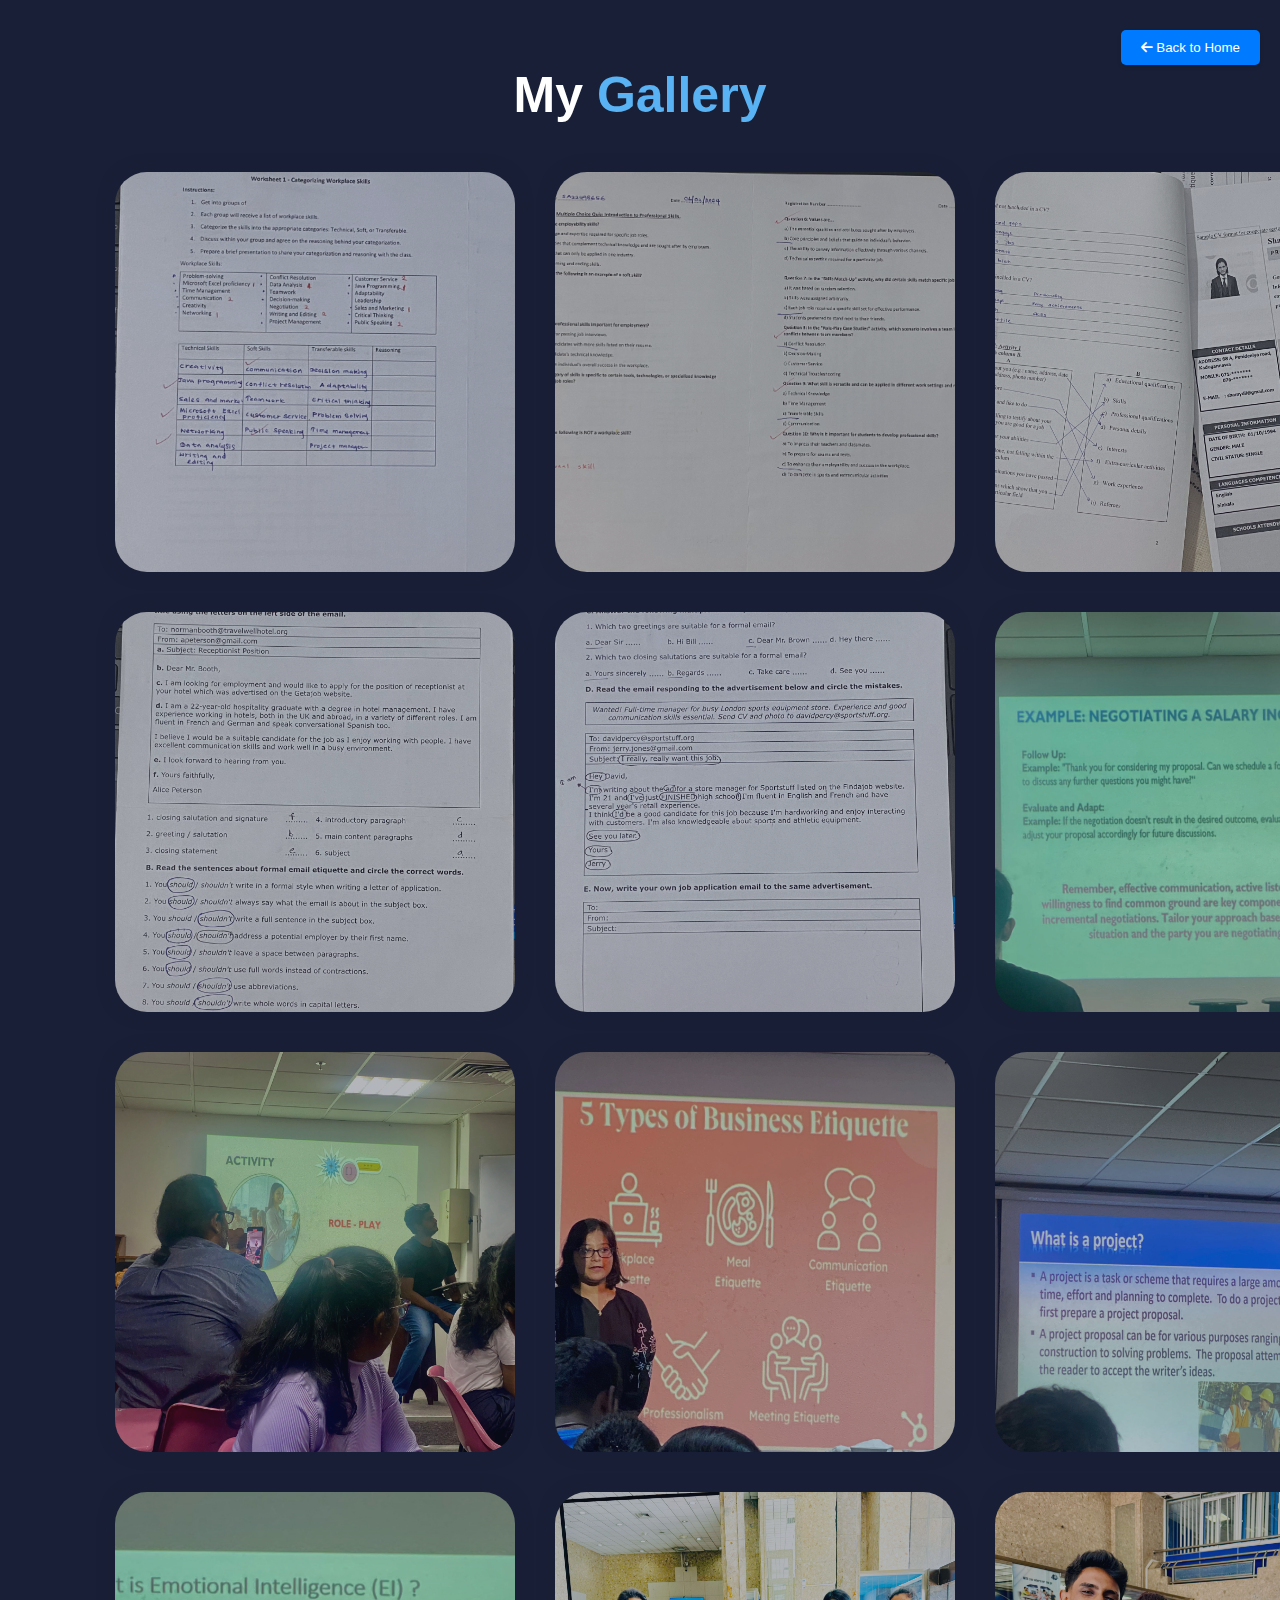
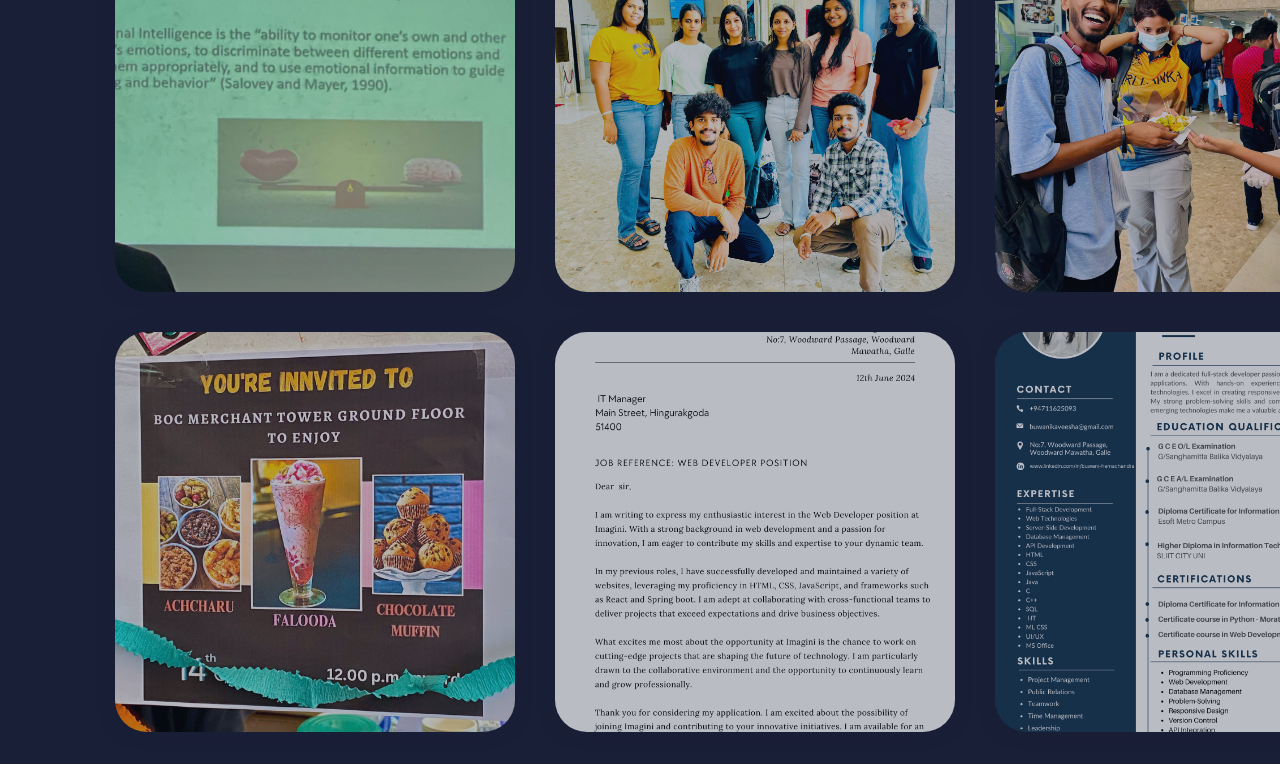
<file: gallery.html>
<!DOCTYPE html>
<html lang="en">
<head>
    <meta charset="UTF-8">
    <meta name="viewport" content="width=device-width, initial-scale=1.0">
    <title>Gallery</title>

    <link rel="stylesheet" href="https://cdnjs.cloudflare.com/ajax/libs/font-awesome/6.3.0/css/all.min.css">
    <!--Custom CSS-->
    <link rel="stylesheet" href="Style/gallery.css">

</head>
<body>

    <!-- Button to go to the home page -->
    <button onclick="window.location.href='index.html'" class="back-button"><i class="fas fa-arrow-left"></i> Back to Home</button>
   
    <section class="portfolio" id="portfolio">
        <h2 class="heading">My <span id="gallery">Gallery</span></h2>
        <div class="portfolio-container">
            <div class="portfolio-box">
                <img src="img/ps.jpeg" alt="">
                <div class="portfolio-layer">
                    <h4>Professional Skills</h4>
                    <p>Introduction to Professional Skills Worksheet</p>
                    <i class="fa-solid fa-up-right-from-square"></i>
                </div>
            </div>

            <div class="portfolio-box">
                <img src="img/intro ps.jpeg" alt="">
                <div class="portfolio-layer">
                    <h4>Professional Skills</h4>
                    <p>Introduction to Professional Skills Activities</p>
                    <i class="fa-solid fa-up-right-from-square"></i>
                </div>
            </div>

            <div class="portfolio-box">
                <img src="img/cv writing.jpeg" alt="">
                <div class="portfolio-layer">
                    <h4>CV Writing</h4>
                    <p>CV writing worksheet</p>
                    <i class="fa-solid fa-up-right-from-square"></i>
                </div>
            </div>

            <div class="portfolio-box">
                <img src="img/email1.jpeg" alt="">
                <div class="portfolio-layer">
                    <h4>Email Etiquette</h4>
                    <p>Email Etiquette Worksheet</p>
                    <i class="fa-solid fa-up-right-from-square"></i>
                </div>
            </div>

            <div class="portfolio-box">
                <img src="img/email2.jpeg" alt="">
                <div class="portfolio-layer">
                    <h4>Email Etiquette</h4>
                    <p>Email Etiquette Worksheet</p>
                    <i class="fa-solid fa-up-right-from-square"></i>
                </div>
            </div>

            <div class="portfolio-box">
                <img src="img/negotiation activity.jpeg" alt="">
                <div class="portfolio-layer">
                    <h4>Negotiation</h4>
                    <p>Negotiation Activity</p>
                    <i class="fa-solid fa-up-right-from-square"></i>
                </div>
            </div>

            <div class="portfolio-box">
                <img src="img/negotiation.jpeg" alt="">
                <div class="portfolio-layer">
                    <h4>Negotiation</h4>
                    <p>Negotiation Group Task</p>
                    <i class="fa-solid fa-up-right-from-square"></i>
                </div>
            </div>

            <div class="portfolio-box">
                <img src="img/dining pic.jpeg" alt="">
                <div class="portfolio-layer">
                    <h4>Dining Etiquette</h4>
                    <p>Dining Etiquette Lecture Slide</p>
                    <i class="fa-solid fa-up-right-from-square"></i>
                </div>
            </div>

            <div class="portfolio-box">
                <img src="img/project.jpeg" alt="">
                <div class="portfolio-layer">
                    <h4>Project</h4>
                    <p>What is Project?</p>
                    <i class="fa-solid fa-up-right-from-square"></i>
                </div>
            </div>

            <div class="portfolio-box">
                <img src="img/EI.jpeg" alt="">
                <div class="portfolio-layer">
                    <h4>Emotional intelligence</h4>
                    <p>What is Emotional intelligence?</p>
                    <i class="fa-solid fa-up-right-from-square"></i>
                </div>
            </div>

            <div class="portfolio-box">
                <img src="img/ff1.jpeg" alt="">
                <div class="portfolio-layer">
                    <h4>Food Festival</h4>
                    <i class="fa-solid fa-up-right-from-square"></i>
                </div>
            </div>

            <div class="portfolio-box">
                <img src="img/ff2.jpeg" alt="">
                <div class="portfolio-layer">
                    <h4>Food Festival</h4>
                    <i class="fa-solid fa-up-right-from-square"></i>
                </div>
            </div>

            <div class="portfolio-box">
                <img src="img/ff3.jpeg" alt="">
                <div class="portfolio-layer">
                    <h4>Food Festival</h4>
                    <i class="fa-solid fa-up-right-from-square"></i>
                </div>
            </div>

            <div class="portfolio-box">
                <img src="img/cover letter - Imagini.png" alt="">
                <div class="portfolio-layer">
                    <h4>Cover Letter</h4>
                    <i class="fa-solid fa-up-right-from-square"></i>
                </div>
            </div>

            <div class="portfolio-box">
                <img src="img/Buwani Hemachandra.png" alt="">
                <div class="portfolio-layer">
                    <h4>CV Writing</h4>
                    <i class="fa-solid fa-up-right-from-square"></i>
                </div>
            </div>
        </div>
    </section>
</body>
</html>
</file>
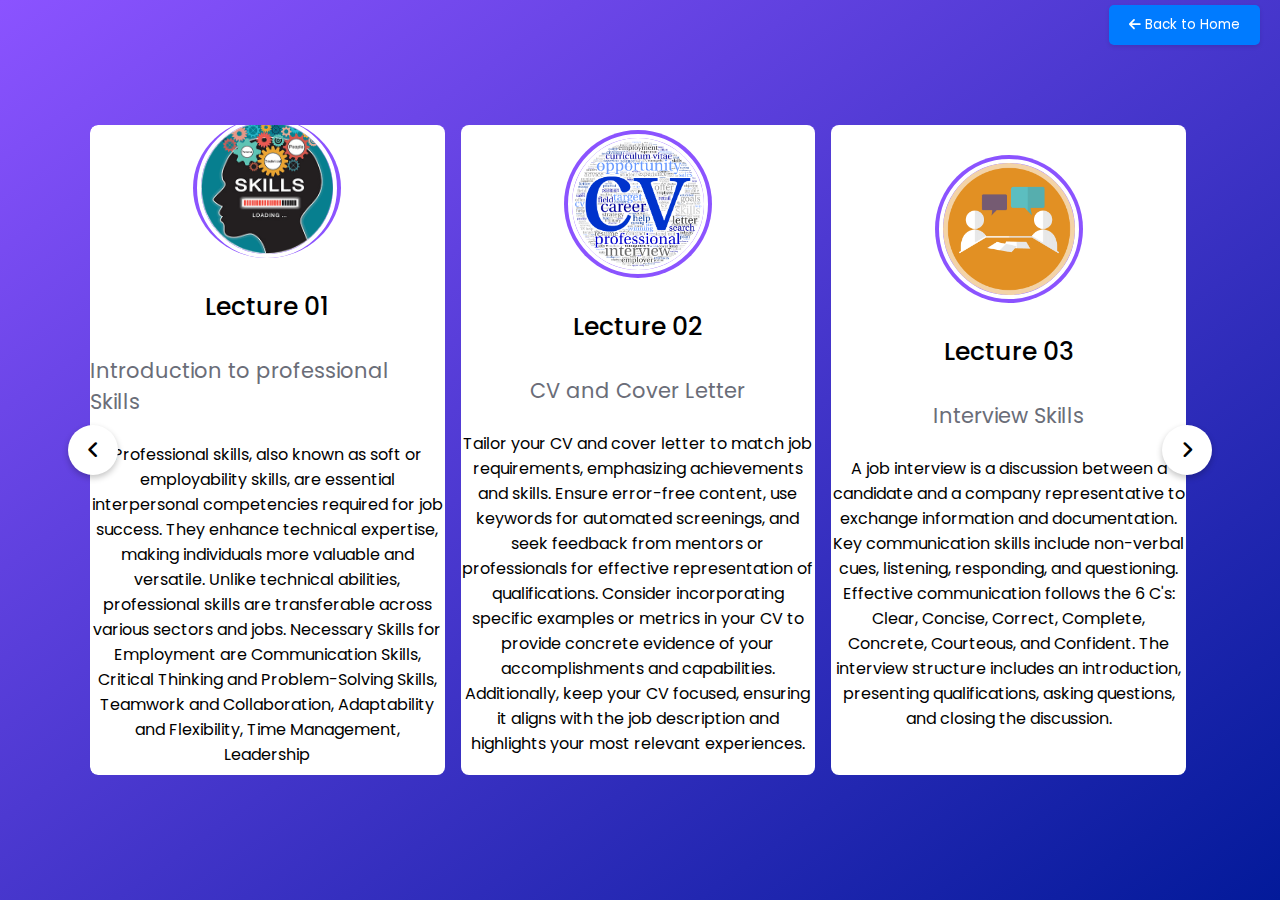
<file: lessons.html>
<!DOCTYPE html>
<!-- Coding By CodingNepal - youtube.com/codingnepal -->
<html lang="en" dir="ltr">
  <head>
    <meta charset="utf-8">
    <title>Infinite Card Slider JavaScript | CodingNepal</title>
    <link rel="stylesheet" href="Style/lessons.css">
    <meta name="viewport" content="width=device-width, initial-scale=1.0">
    <!-- Fontawesome Link for Icons -->
    <link rel="stylesheet" href="https://cdnjs.cloudflare.com/ajax/libs/font-awesome/6.3.0/css/all.min.css">
    <script src="JS/lessons.js" defer></script>
  </head>
  <body>
    <div class="wrapper">
      <i id="left" class="fa-solid fa-angle-left"></i>
      <ul class="carousel">

        <li class="card">
          <div class="img"><img src="img/ps.png" alt="img" draggable="false"></div>
          <h2>Lecture 01</h2>
        </br>
          <span>Introduction to professional Skills</span>
        </br>
          <p class="description">
            Professional skills, also known as soft or employability skills, are essential interpersonal competencies required for job success. 
            They enhance technical expertise, making individuals more valuable and versatile. Unlike technical abilities, professional skills are 
            transferable across various sectors and jobs. Necessary Skills for Employment are Communication Skills, Critical Thinking and Problem-Solving Skills, 
            Teamwork and Collaboration, Adaptability and Flexibility, Time Management, Leadership

          </p>
        </li>

        <li class="card">
          <div class="img"><img src="img/cv.png" alt="img" draggable="false"></div>
          <h2>Lecture 02</h2>
        </br>
          <span>CV and Cover Letter</span>
        </br>
          <p class="description">
            Tailor your CV and cover letter to match job requirements, emphasizing achievements and skills. Ensure error-free content, use keywords for automated screenings, 
            and seek feedback from mentors or professionals for effective representation of qualifications. Consider incorporating specific examples or metrics in your CV to 
            provide concrete evidence of your accomplishments and capabilities. Additionally, keep your CV focused, ensuring it aligns with the job description and 
            highlights your most relevant experiences.

          </p>
        </li>

        <li class="card">
          <div class="img"><img src="img/interview.png" alt="img" draggable="false"></div>
          <h2>Lecture 03</h2>
        </br>
          <span>Interview Skills</span>
        </br>
          <p class="description">
            A job interview is a discussion between a candidate and a company representative to exchange information and documentation. Key communication skills include 
            non-verbal cues, listening, responding, and questioning. Effective communication follows the 6 C's: Clear, Concise, Correct, Complete, Concrete, Courteous, 
            and Confident. The interview structure includes an introduction, presenting qualifications, asking questions, and closing the discussion.

          </p>
        </li>

        <li class="card">
          <div class="img"><img src="img/portfolio.jpg" alt="img" draggable="false"></div>
          <h2>Lecture 04</h2>
        </br>
          <span>Portfolio Writing</span>
        </br>
          <p class="description">
            A portfolio showcases skills, achievements, and experiences. To create an effective one, select diverse projects relevant to your target job 
            and organize them logically by type or skill. Detail goals, processes, outcomes, and your contributions for each project. Ensure a clean, professional 
            design with consistent fonts and layouts. Include visual elements such as charts, graphs, or photographs to enhance the presentation and provide 
            additional context for projects.

        </p>
        </li>
        <li class="card">
          <div class="img"><img src="img/email-etiquette.png" alt="img" draggable="false"></div>
          <h2>Lecture 05</h2>
        </br>
          <span>Email Etiquette</span>
        </br>
          <p class="description">
            Email etiquette is essential for professional communication. Start with a clear subject line and address the recipient politely. 
            Keep emails concise with proper grammar and punctuation. Respond promptly and proofread before sending. 
            Avoid unnecessary recipients and maintain a professional tone throughout. Be mindful of sensitive information and use appropriate 
            confidentiality measures when necessary to uphold security and trust in your correspondence.


        </p>
        </li>
        <li class="card">
          <div class="img"><img src="img/phone-etiquette.png" alt="img" draggable="false"></div>
          <h2>Lecture 05</h2>
        </br>
          <span>Telephone Etiquette</span>
        </br>
          <p class="description">
            Telephone etiquette is essential for effective communication. Always answer promptly and courteously, identifying yourself and your company. 
            Speak clearly and at a moderate pace, and listen attentively to the caller. Avoid interrupting, and if you need to put the caller on hold, 
            ask permission first and keep the wait time minimal. When transferring a call, provide the caller with clear instructions and ensure they reach 
            the right person. Always end the call politely, thanking the caller for their time.
        </p>
        </li>
        <li class="card">
          <div class="img"><img src="img/negotiation.jpg" alt="img" draggable="false"></div>
          <h2>Lecture 06</h2>
        </br>
          <span>Negotiation Skills</span>
        </br>
          <p class="description">
            Conducts thorough research and preparation before negotiations, understanding both parties' needs, goals, and potential areas of compromise. 
            Clearly articulates one's own position while actively listening to the other party's concerns, fostering open and transparent communication. 
            Demonstrates strong problem-solving skills, finding creative solutions that meet the interests of all parties involved.
        </p>
        </li>
        <li class="card">
          <div class="img"><img src="img/Speaking.png" alt="img" draggable="false"></div>
          <h2>Lecture 07</h2>
        </br>
          <span>Speaking Skills</span>
          </br>
          <p class="description">
            Demonstrates clear and articulate speech, ensuring that words are pronounced accurately and ideas are communicated distinctly.Exhibits 
            confidence while speaking, maintaining eye contact, using gestures appropriately, and projecting a strong and engaging presence.Adapts 
            communication style to suit different audiences and situations, whether it's a formal presentation, a team meeting, or a casual conversation.
        </p>
        </li>

        <li class="card">
          <div class="img"><img src="img/abstract.png" alt="img" draggable="false"></div>
          <h2>Lecture 08</h2>
        </br>
          <span>Abstract writing</span>
        </br>
          <p class="description">
            An abstract is a concise summary of a research paper or thesis, essential for selection and indexing. It helps readers assess relevance and 
            facilitates quick retrieval in databases. Abstracts are needed for journal submissions, research grants, theses, conference proposals, and 
            should include the purpose, problem, methodology, results, and implications. Effective abstract writing is crucial for clearly communicating 
            research findings and highlighting the importance of one's research.
          </p>
        </li>

        <li class="card">
          <div class="img"><img src="img/project.png" alt="img" draggable="false"></div>
          <h2>Lecture 09</h2>
        </br>
          <span>Project Proposal Writing</span>
        </br>
          <p class="description">
            Project proposal writing involves creating a detailed plan to present an idea for approval. It outlines the project's objectives, methodology, 
            timeline, and budget, aiming to persuade stakeholders of its feasibility and value. A well-crafted proposal clearly defines the problem, proposes
             a solution, and demonstrates the project's potential impact, ensuring that all necessary details are communicated effectively to secure support and funding.

          </p>
        </li>

        <li class="card">
          <div class="img"><img src="img/food.png" alt="img" draggable="false"></div>
          <h2>Lecture 10</h2>
        </br>
          <span>Food Festival</span>
        </br>
          <p class="description">
            Our group made an appearance at the lively Flavor Fiesta food festival. This festival, which was organized by the Year 2 Semester 2 students at SLIIT Academy, 
            was the ideal setting for our team's food venture.The overall idea of our project is to sell Achcharu, Muffins and Faluda. As we planned at the food festival 
            day all the items were sold and the entire store was empty when the food festival finished. After selling all those items we get some profits. 

          </p>
        </li>

        <li class="card">
          <div class="img"><img src="img/dining.jpg" alt="img" draggable="false"></div>
          <h2>Lecture 11</h2>
        </br>
          <span>Dining Etiquette</span>
          </br>
          <p class="description">
            Dining etiquette is crucial for positive impressions in social and professional settings. Begin with napkin placement, wait for everyone to be 
            served, and chew with your mouth closed. Use utensils properly, engage in polite conversation, pace yourself, and never reach across the table. 
            Always thank the host or server, and when finished, place your napkin to the left of your plate and express gratitude before leaving.
        </p>
        </li>
     
        <li class="card">
          <div class="img"><img src="img/emotional.jpg" alt="img" draggable="false"></div>
          <h2>Lecture 12</h2>
        </br>
          <span>Emotional intelligence</span>
          </br>
          <p class="description">
            Emotional intelligence is about recognizing and managing our own feelings and understanding others'. It includes empathy, self-awareness, and social 
        skills. People with high emotional intelligence can handle stress, build relationships, and make good decisions, vital for success in both personal and 
        professional life. Emotional intelligence helps us understand and manage emotions, leading to stronger relationships and better decision-making in all aspects of life.






        </p>
        </li>
        
      </ul>
      <i id="right" class="fa-solid fa-angle-right"></i>
    </div>

    <button onclick="window.location.href='index.html'" class="back-button"><i class="fas fa-arrow-left"></i> Back to Home</button>

  </body>
</html>
</file>
<file: Style/gallery.css>
:root {
    --bg-color: #191f36;
    --snd-bg-color: #262840;
    --text-color: #fff;
    --main-color: #59B2F4;
}

* {
    margin: 0;
    padding: 0;
    box-sizing: border-box;
    text-decoration: none;
    border: none;
    outline: none;
    scroll-behavior: smooth;
    font-family: 'Nunito', sans-serif;
}

body {
    background: var(--bg-color);
    color: var(--text-color);
}

section {
    min-height: 100vh;
    padding: 1rem 9% 2rem;
}

.portfolio h2 {
    margin-bottom: 3rem;
    font-size: 50px;
    text-align: center;
    margin-top: 50px;
}

.portfolio-container {
    display: grid;
    grid-template-columns: repeat(3, 1fr);
    align-items: center;
    gap: 2.5rem;
}

.portfolio-container .portfolio-box {
    position: relative;
    border-radius: 2rem;
    box-shadow: 0 0 1rem var(--bg-color);
    overflow: hidden;
    display: flex;
    width: 400px; 
    height: 400px; 
    justify-content: center;
    align-items: center;
}

.portfolio-box img {
    width: 100%;
    height: 100%;
    object-fit: cover; 
    transition: .5s ease;
    opacity: 0.7;
}

.portfolio-box:hover img {
    transform: scale(1.1);
}

.portfolio-box .portfolio-layer {
    position: absolute;
    bottom: 0;
    left: 0;
    width: 100%;
    height: 100%;
    background: linear-gradient(rgba(0, 0, 0, 0.1), var(--main-color));
    display: flex;
    justify-content: center;
    align-items: center;
    flex-direction: column;
    text-align: center;
    padding: 0 4rem;
    transform: translateY(100%);
    transition: .5s ease;
}

.portfolio-box:hover .portfolio-layer {
    transform: translateY(0);
}

.portfolio-layer h4 {
    font-size: 3rem;
}

.portfolio-layer p {
    font-size: 1.6rem;
    margin: .3rem 0 1rem;
}

.portfolio-layer a {
    display: inline-flex;
    justify-content: center;
    align-items: center;
    width: 5rem;
    height: 5rem;
    background: var(--text-color);
    border-radius: 50%;
}

.portfolio-layer a i {
    font-size: 2rem;
    color: var(--snd-bg-color);
}

.back-button {
    position: absolute;
    top: 30px;
    right: 20px; 
    z-index: 9999; 
    background-color: #007bff; 
    color: #fff; 
    padding: 10px 20px; 
    border: none; 
    border-radius: 5px; 
    cursor: pointer; 
    box-shadow: 0 2px 4px rgba(0, 0, 0, 0.1); 
  }
  
  .back-button:hover {
    background-color: #0056b3; 
  }
  
  @media screen and (max-width: 900px) {
  .back-button {
    top: 10px;
    right: 10px;
  }
}

@media (max-width: 768px) {
    .portfolio h2 {
        margin-bottom: 3rem;
    }

    .portfolio-container {
        grid-template-columns: repeat(2, 1fr);
    }
}

@media (max-width: 617px) {
    .portfolio-container {
        grid-template-columns: 1fr;
    }

    .back-button {
        top: 10px;
        right: 5px;
        padding: 8px 16px; 
        font-size: 14px; 
    }
}

#gallery {
    color: var(--main-color);
}
</file>
<file: Style/lessons.css>
/* Import Google font - Poppins */
@import url('https://fonts.googleapis.com/css2?family=Poppins:wght@400;500;600&display=swap');
* {
  margin: 0;
  padding: 0;
  box-sizing: border-box;
  font-family: "Poppins", sans-serif;
}
body {
  display: flex;
  padding: 0 35px;
  align-items: center;
  justify-content: center;
  min-height: 100vh;
  background: linear-gradient(to left top, #031A9A, #8B53FF);
}
.wrapper {
  max-width: 1100px;
  width: 100%;
  position: relative;
}
.wrapper i {
  top: 50%;
  height: 50px;
  width: 50px;
  cursor: pointer;
  font-size: 1.25rem;
  position: absolute;
  text-align: center;
  line-height: 50px;
  background: #fff;
  border-radius: 50%;
  box-shadow: 0 3px 6px rgba(0,0,0,0.23);
  transform: translateY(-50%);
  transition: transform 0.1s linear;
}
.wrapper i:active{
  transform: translateY(-50%) scale(0.85);
}
.wrapper i:first-child{
  left: -22px;
}
.wrapper i:last-child{
  right: -22px;
}
.wrapper .carousel{
  display: grid;
  grid-auto-flow: column;
  grid-auto-columns: calc((100% / 3) - 12px);
  overflow-x: auto;
  scroll-snap-type: x mandatory;
  gap: 16px;
  border-radius: 8px;
  scroll-behavior: smooth;
  scrollbar-width: none;
}
.carousel::-webkit-scrollbar {
  display: none;
}
.carousel.no-transition {
  scroll-behavior: auto;
}
.carousel.dragging {
  scroll-snap-type: none;
  scroll-behavior: auto;
}
.carousel.dragging .card {
  cursor: grab;
  user-select: none;
}
.carousel :where(.card, .img) {
  display: flex;
  justify-content: center;
  align-items: center;
}
.carousel .card {
  scroll-snap-align: start;
  height: 650px;
  list-style: none;
  background: #fff;
  cursor: pointer;
  padding-bottom: 15px;
  flex-direction: column;
  border-radius: 8px;
}
.carousel .card .img {
  background: #8B53FF;
  height: 148px;
  width: 148px;
  border-radius: 50%;
}
.card .img img {
  width: 140px;
  height: 140px;
  border-radius: 50%;
  object-fit: cover;
  border: 4px solid #fff;
}
.carousel .card h2 {
  font-weight: 500;
  font-size: 1.56rem;
  margin: 30px 0 5px;
}
.carousel .card span {
  color: #6A6D78;
  font-size: 1.31rem;
}

.description {
  font-size: 16px;
  color: black;
  text-align: center;
}

.back-button {
  position: fixed;
  top: 5px; /* Adjust as needed */
  right: 20px; /* Adjust as needed */
  z-index: 9999; /* Ensure it's above other elements */
  background-color: #007bff; /* Button background color */
  color: #fff; /* Button text color */
  padding: 10px 20px; /* Padding around the button text */
  border: none; /* Remove button border */
  border-radius: 5px; /* Rounded corners */
  cursor: pointer; /* Show pointer cursor on hover */
  box-shadow: 0 2px 4px rgba(0, 0, 0, 0.1); /* Add shadow for depth */
}

.back-button:hover {
  background-color: #0056b3; /* Button background color on hover */
}


@media screen and (max-width: 900px) {
  .wrapper .carousel {
    grid-auto-columns: calc((100% / 2) - 9px);
  }
  .back-button {
    top: 5px;
    right: 10px;
}
}

@media screen and (max-width: 600px) {
  .wrapper .carousel {
    grid-auto-columns: 100%;
  }
  .back-button {
    top: 5px;
    right: 5px;
    padding: 8px 16px; /* Adjust padding for smaller screens */
    font-size: 14px; /* Adjust font size for smaller screens */
}
}
</file>
